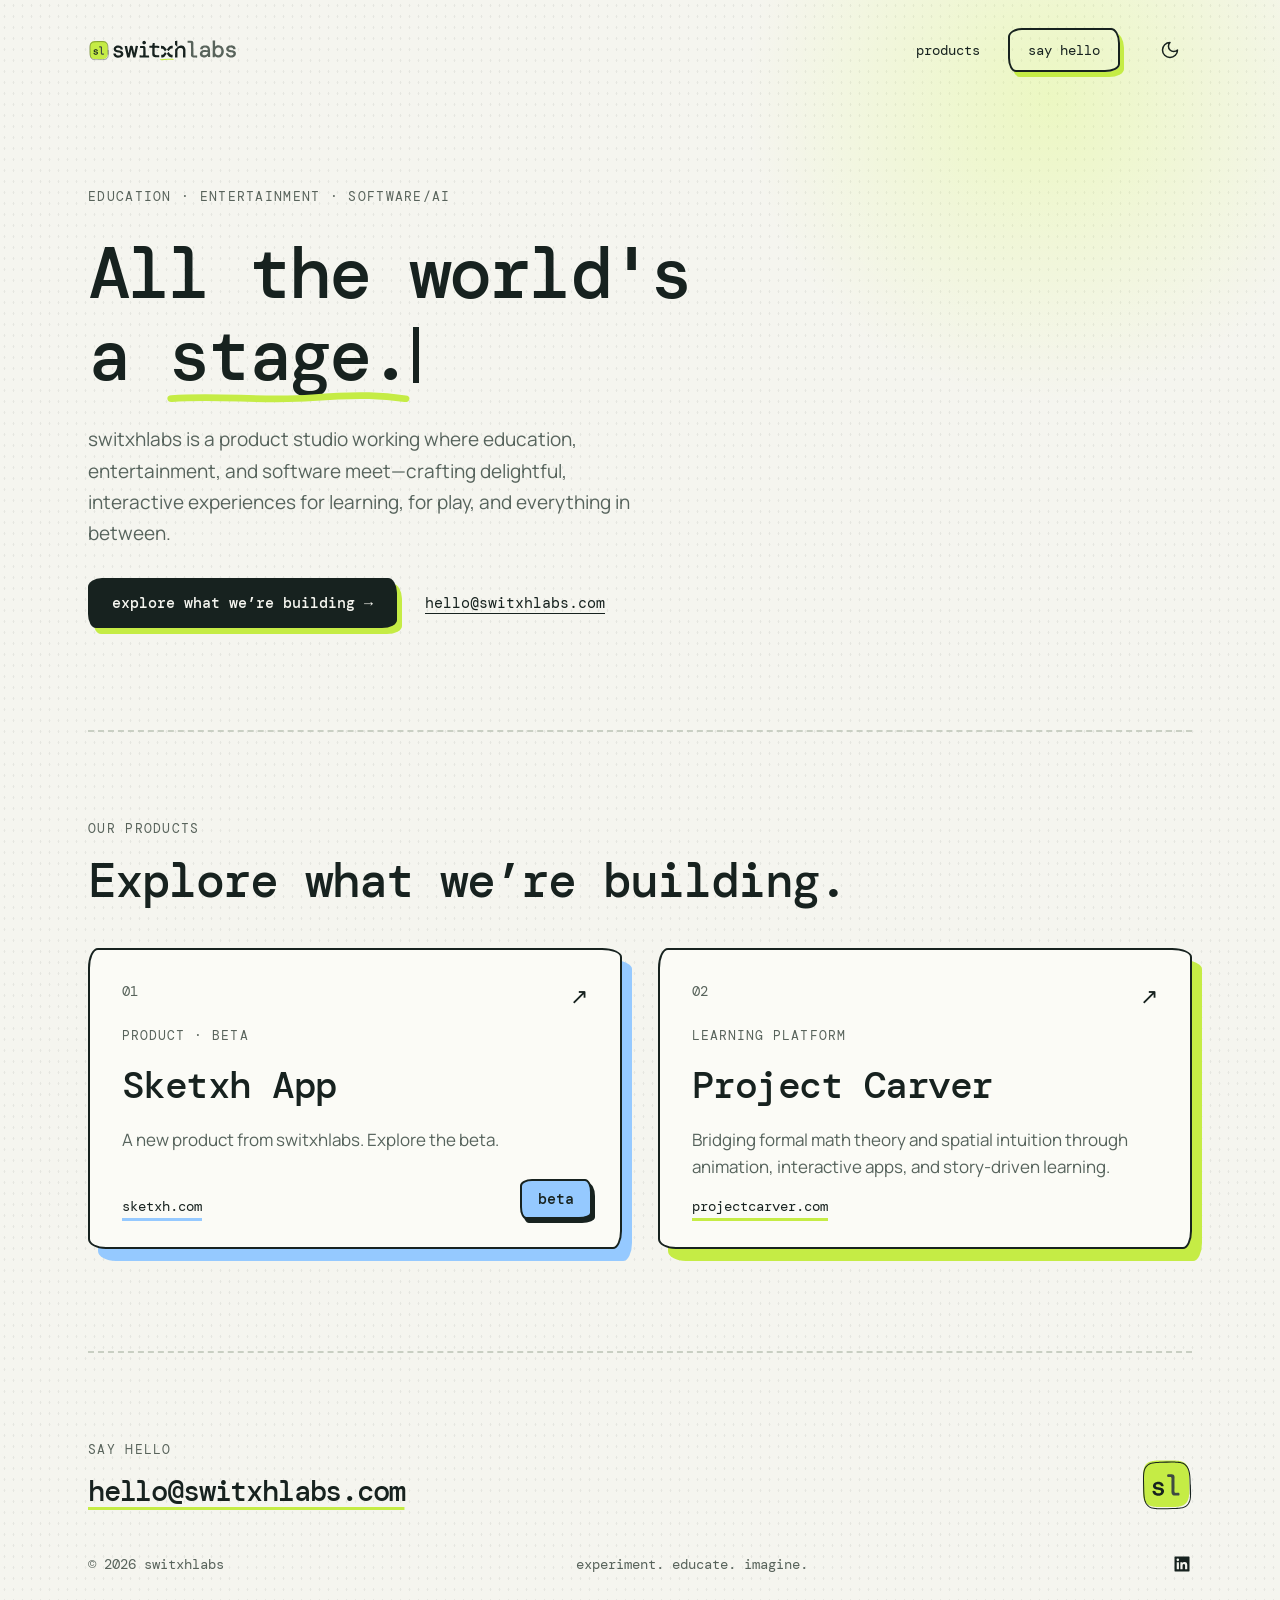
<file: index.html>
<!doctype html>
<html lang="en">
  <head>
    <meta charset="UTF-8" />
    <meta name="viewport" content="width=device-width, initial-scale=1.0" />
    <meta
      name="description"
      content="switxhlabs — a product studio at the intersection of education, entertainment, and software/AI."
    />
    <title>switxhlabs — experiment. educate. imagine.</title>
    <link rel="icon" type="image/svg+xml" href="favicon.svg" />
    <link rel="preconnect" href="https://fonts.googleapis.com" />
    <link rel="preconnect" href="https://fonts.gstatic.com" crossorigin />
    <link
      href="https://fonts.googleapis.com/css2?family=DM+Mono:wght@400;500&family=Manrope:wght@400;500;700&display=swap"
      rel="stylesheet"
    />
    <link rel="stylesheet" href="styles.css" />
  </head>
  <body>
    <div class="site-shell">
      <header class="site-header">
        <a class="logo" href="/" aria-label="switxhlabs home">
          <img class="for-light" src="site-logo.svg" alt="" />
          <img class="for-dark" src="site-logo-dark.svg" alt="" />
        </a>
        <nav class="site-nav" aria-label="Main">
          <a href="#products">products</a>
          <a class="button-outline" href="mailto:hello@switxhlabs.com"
            >say hello</a
          >
          <button
            class="theme-toggle"
            type="button"
            aria-label="Switch to dark"
            aria-pressed="false"
          >
            <svg aria-hidden="true" viewBox="0 0 24 24">
              <path d="M12 3a6 6 0 0 0 9 9 9 9 0 1 1-9-9Z" />
            </svg>
          </button>
        </nav>
      </header>

      <main>
        <section class="intro" aria-labelledby="intro-title">
          <p class="eyebrow">Education · Entertainment · Software/AI</p>
          <h1 id="intro-title">
            <!-- Motion: types through stage. → classroom. → studio. → lab. -->
            <span class="hero-animated" aria-hidden="true"
              >All the world's<br />a
              <span class="rotating-word"
                ><span class="marked"
                  ><span class="typed-word">stage.</span
                  ><svg
                    class="marker"
                    viewBox="0 0 200 12"
                    preserveAspectRatio="none"
                  >
                    <path d="M3 7 C 40 3, 80 10, 120 6 S 180 4, 197 7" /></svg></span
                ><span class="type-cursor"></span></span
            ></span>
            <!-- Read by screen readers; shown in place of the typing when motion is reduced -->
            <span class="hero-static"
              >All the world's<br />a
              <span class="marked"
                >stage,<svg
                  class="marker"
                  aria-hidden="true"
                  viewBox="0 0 200 12"
                  preserveAspectRatio="none"
                >
                  <path d="M3 8 C 50 4, 120 10, 197 6" /></svg
              ></span>
              a
              <span class="marked"
                >classroom,<svg
                  class="marker"
                  aria-hidden="true"
                  viewBox="0 0 200 12"
                  preserveAspectRatio="none"
                >
                  <path d="M3 7 C 40 3, 80 10, 120 6 S 180 4, 197 7" /></svg
              ></span>
              a
              <span class="marked"
                >studio,<svg
                  class="marker"
                  aria-hidden="true"
                  viewBox="0 0 200 12"
                  preserveAspectRatio="none"
                >
                  <path d="M3 6 C 50 9, 100 3, 150 7 S 190 6, 197 5" /></svg
              ></span>
              &amp;
              <span class="marked"
                >lab.<svg
                  class="marker"
                  aria-hidden="true"
                  viewBox="0 0 200 12"
                  preserveAspectRatio="none"
                >
                  <path d="M3 8 C 60 4, 110 9, 197 5" /></svg></span
            ></span>
          </h1>
          <p class="intro-copy">
            switxhlabs is a product studio working where education,
            entertainment, and software meet—crafting delightful, interactive
            experiences for learning, for play, and everything in between.
          </p>
          <div class="intro-actions">
            <a class="button-solid" href="#products"
              >explore what we’re building →</a
            >
            <a class="text-link" href="mailto:hello@switxhlabs.com"
              >hello@switxhlabs.com</a
            >
          </div>
        </section>

        <section
          id="products"
          class="ventures"
          aria-labelledby="ventures-title"
        >
          <div class="section-heading">
            <p class="eyebrow">Our products</p>
            <h2 id="ventures-title">Explore what we’re building.</h2>
          </div>

          <div class="venture-grid">
            <a
              class="venture-card live-card sketxh-card"
              href="https://sketxh.com"
              target="_blank"
              rel="noreferrer"
            >
              <span class="card-index"
                ><span>01</span><span class="arrow" aria-hidden="true">↗</span></span
              >
              <span class="venture-type">Product · Beta</span>
              <span class="card-title">Sketxh App</span>
              <span class="card-copy">
                A new product from switxhlabs. Explore the beta.
              </span>
              <span class="card-link">sketxh.com</span>
              <span class="status" aria-hidden="true">beta</span>
            </a>

            <a
              class="venture-card live-card"
              href="https://projectcarver.com"
              target="_blank"
              rel="noreferrer"
            >
              <span class="card-index"
                ><span>02</span><span class="arrow" aria-hidden="true">↗</span></span
              >
              <span class="venture-type">Learning platform</span>
              <span class="card-title">Project Carver</span>
              <span class="card-copy">
                Bridging formal math theory and spatial intuition through
                animation, interactive apps, and story-driven learning.
              </span>
              <span class="card-link">projectcarver.com</span>
            </a>
          </div>
        </section>
      </main>

      <footer class="site-footer">
        <div class="footer-hello">
          <div class="footer-hello-text">
            <p class="eyebrow">say hello</p>
            <a class="footer-email" href="mailto:hello@switxhlabs.com"
              >hello@switxhlabs.com</a
            >
          </div>
          <img class="footer-mark for-light" src="site-mark.svg" alt="" />
          <img class="footer-mark for-dark" src="site-mark-dark.svg" alt="" />
        </div>
        <div class="footer-meta">
          <span>© <span id="year"></span> switxhlabs</span>
          <span>experiment. educate. imagine.</span>
          <a
            class="linkedin-link"
            href="https://www.linkedin.com/company/switxhlabs"
            target="_blank"
            rel="noreferrer"
            aria-label="switxhlabs on LinkedIn"
          >
            <svg aria-hidden="true" viewBox="0 0 24 24" fill="currentColor">
              <path
                d="M20.45 3H3.55A.55.55 0 0 0 3 3.55v16.9c0 .3.25.55.55.55h16.9c.3 0 .55-.25.55-.55V3.55A.55.55 0 0 0 20.45 3ZM8.34 18.34H5.67V9.76h2.67v8.58ZM7 8.59a1.55 1.55 0 1 1 0-3.1 1.55 1.55 0 0 1 0 3.1Zm11.34 9.75h-2.66v-4.17c0-1-.02-2.28-1.39-2.28-1.39 0-1.6 1.09-1.6 2.21v4.24h-2.66V9.76h2.55v1.17h.04c.35-.67 1.22-1.38 2.51-1.38 2.68 0 3.17 1.77 3.17 4.06v4.73Z"
              />
            </svg>
          </a>
        </div>
      </footer>
    </div>
    <script src="script.js"></script>
  </body>
</html>
</file>
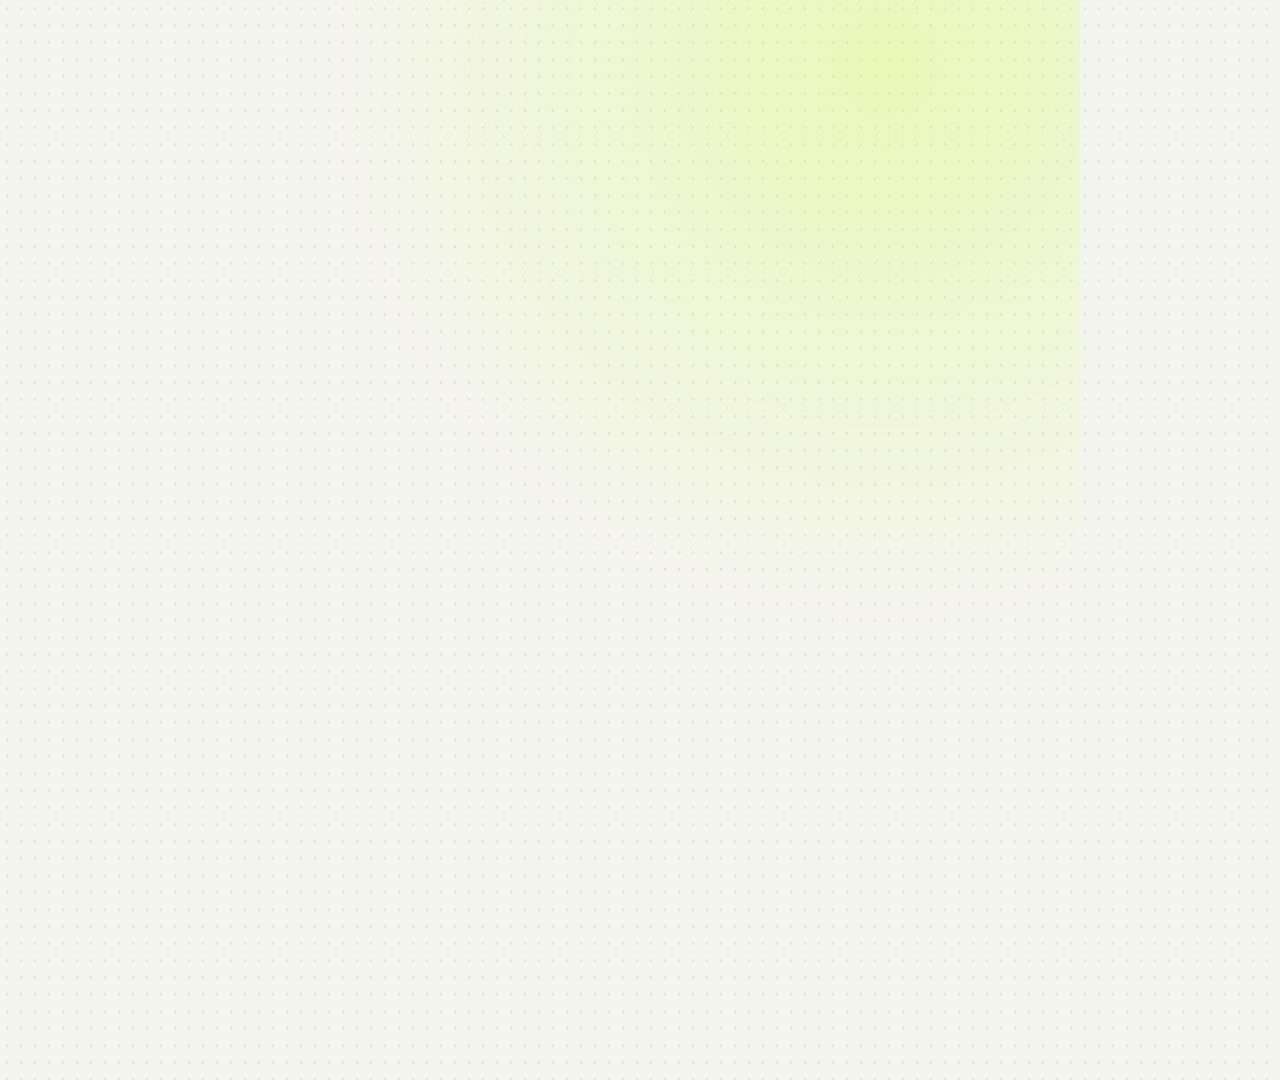
<file: logo/social/hero-video/hero-video.html>
<!doctype html>
<html lang="en">
  <head>
    <meta charset="UTF-8" />
    <title>switxhlabs hero, 1080 × 1080</title>
    <link
      href="https://fonts.googleapis.com/css2?family=DM+Mono:wght@400;500&display=swap"
      rel="stylesheet"
    />
    <style>
      :root {
        --ink: #17221f;
        --muted: #58635b;
        --paper: #f5f5ef;
        --lime: #c5ec45;
      }
      html,
      body {
        margin: 0;
        width: 1080px;
        height: 1080px;
        overflow: hidden;
      }
      body {
        color: var(--ink);
        font-family: 'DM Mono', monospace;
        background-color: var(--paper);
        /* The site's glow and paper dots, scaled up for a 1080 frame */
        background-image:
          radial-gradient(
            circle at 82% 6%,
            rgba(212, 255, 77, 0.34),
            transparent 560px
          ),
          radial-gradient(rgba(23, 34, 31, 0.08) 1.3px, transparent 1.7px);
        background-size:
          auto,
          14px 17px;
      }
      .stage {
        position: absolute;
        inset: 0;
        padding: 96px;
        display: flex;
        flex-direction: column;
        justify-content: space-between;
      }
      .logo {
        height: 52px;
        width: auto;
        align-self: flex-start;
      }
      .hero {
        display: flex;
        flex-direction: column;
        gap: 40px;
      }
      .eyebrow {
        margin: 0;
        font-size: 24px;
        letter-spacing: 0.1em;
        text-transform: uppercase;
        color: var(--muted);
      }
      h1 {
        margin: 0;
        font-weight: 500;
        font-size: 96px;
        line-height: 1.16;
        letter-spacing: -0.04em;
      }
      .rotating-word {
        display: inline-block;
        white-space: nowrap;
      }
      .marked {
        position: relative;
        display: inline-block;
      }
      .marker {
        position: absolute;
        left: 0;
        bottom: -0.1em;
        width: 100%;
        height: 0.16em;
        overflow: visible;
      }
      .marker path {
        fill: none;
        stroke: var(--lime);
        stroke-width: 7;
        stroke-linecap: round;
      }
      .type-cursor {
        display: inline-block;
        width: 0.08em;
        height: 0.78em;
        margin-left: 0.06em;
        vertical-align: -0.04em;
        background: currentColor;
      }
      .type-cursor.off {
        opacity: 0;
      }
      .url {
        align-self: flex-start;
        font-size: 34px;
        font-weight: 500;
        letter-spacing: -0.02em;
        text-decoration: underline;
        text-decoration-thickness: 5px;
        text-decoration-color: var(--lime);
        text-underline-offset: 10px;
      }
    </style>
  </head>
  <body>
    <div class="stage" id="stage">
      <img class="logo" src="../../../site-logo.svg" alt="switxhlabs" />
      <div class="hero">
        <p class="eyebrow">Education · Entertainment · Software/AI</p>
        <h1>
          All the world's<br />a
          <span class="rotating-word"
            ><span class="marked"
              ><span id="typed">stage.</span
              ><svg class="marker" viewBox="0 0 200 12" preserveAspectRatio="none">
                <path d="M3 7 C 40 3, 80 10, 120 6 S 180 4, 197 7" /></svg></span
            ><span class="type-cursor" id="cursor"></span
          ></span>
        </h1>
      </div>
      <span class="url">switxhlabs.com</span>
    </div>

    <script>
      // A frame-exact version of the site's typing loop: render(ms) draws any moment.
      // Same rhythm as script.js: hold 2200, delete at 55ms/letter, pause 250, type at 95ms/letter.
      const FADE_IN = 1600
      const FIRST_HOLD = 2600 // a little longer than the site so the fade can finish
      const FINAL_HOLD = 3000
      const FADE_OUT = 1000
      // One pass through the list, ending on lab.
      const words = ['stage.', 'classroom.', 'studio.', 'lab.']

      const steps = []
      steps.push({ kind: 'hold', dur: FIRST_HOLD, word: words[0] })
      for (let w = 0; w < words.length - 1; w++) {
        const from = words[w]
        const to = words[w + 1]
        if (w > 0) steps.push({ kind: 'hold', dur: 2200, word: from })
        steps.push({ kind: 'delete', dur: from.length * 55, word: from })
        steps.push({ kind: 'pause', dur: 250, word: '' })
        steps.push({ kind: 'type', dur: to.length * 95, word: to })
      }
      steps.push({ kind: 'hold', dur: FINAL_HOLD + FADE_OUT, word: words.at(-1) })

      let t0 = 0
      for (const s of steps) {
        s.start = t0
        t0 += s.dur
      }
      window.TOTAL = t0

      const typed = document.getElementById('typed')
      const cursor = document.getElementById('cursor')
      const stage = document.getElementById('stage')
      const ease = (x) => x * x * (3 - 2 * x)

      window.render = (ms) => {
        const s = steps.find((st) => ms < st.start + st.dur) || steps.at(-1)
        const local = ms - s.start
        let text = s.word
        let blinking = false
        if (s.kind === 'hold') blinking = true
        if (s.kind === 'delete') {
          const gone = Math.min(s.word.length, Math.floor(local / 55) + 1)
          text = s.word.slice(0, s.word.length - gone)
        }
        if (s.kind === 'type') {
          text = s.word.slice(0, Math.min(s.word.length, Math.floor(local / 95) + 1))
        }
        typed.textContent = text
        cursor.classList.toggle('off', blinking && Math.floor(local / 500) % 2 === 1)

        // Fade in at the start, fade back to paper at the end so the loop restarts cleanly
        let opacity = 1
        if (ms < FADE_IN) opacity = ease(ms / FADE_IN)
        if (ms > window.TOTAL - FADE_OUT) opacity = ease(Math.max(0, (window.TOTAL - ms) / FADE_OUT))
        stage.style.opacity = opacity
        stage.style.transform = `translateY(${(1 - opacity) * 14}px)`
      }
      render(0)
    </script>
  </body>
</html>
</file>
<file: styles.css>
:root {
  --ink: #17221f;
  --muted: #58635b;
  --copy: #56635c;
  --paper: #f5f5ef;
  --card: #fbfbf6;
  --line: #c9cfc3;
  --lime: #c5ec45;
  --blue: #95c9ff;
  --sticker-ink: #17221f;
  --dots: rgba(23, 34, 31, 0.07);
  --mono: 'DM Mono', monospace;
  --sans: 'Manrope', sans-serif;
  /* Hand-cut corners: slightly uneven radii, echoing the logo's edges */
  --cut-sm: 14px 9px 15px 8px / 9px 15px 8px 14px;
  --cut-a: 18px 10px 20px 9px / 10px 20px 9px 18px;
  --cut-b: 10px 20px 9px 18px / 20px 9px 18px 10px;
  color-scheme: light;
}

@media (prefers-color-scheme: dark) {
  :root:not([data-theme='light']) {
    --ink: #edf3ee;
    --muted: #aeb9b1;
    --copy: #c0cbc4;
    --paper: #121a17;
    --card: #18221e;
    --line: #344039;
    --blue: #83b7ec;
    --dots: rgba(255, 255, 255, 0.07);
    color-scheme: dark;
  }
}

:root[data-theme='dark'] {
  --ink: #edf3ee;
  --muted: #aeb9b1;
  --copy: #c0cbc4;
  --paper: #121a17;
  --card: #18221e;
  --line: #344039;
  --blue: #83b7ec;
  --dots: rgba(255, 255, 255, 0.07);
  color-scheme: dark;
}

/* Light/dark logo swap without a flash: both images ship, CSS shows one */
.for-dark {
  display: none;
}
@media (prefers-color-scheme: dark) {
  :root:not([data-theme='light']) .for-light {
    display: none;
  }
  :root:not([data-theme='light']) .for-dark {
    display: block;
  }
}
:root[data-theme='dark'] .for-light {
  display: none;
}
:root[data-theme='dark'] .for-dark {
  display: block;
}

* {
  box-sizing: border-box;
}

html {
  background: var(--paper);
  scroll-behavior: smooth;
}

body {
  margin: 0;
  color: var(--ink);
  font-family: var(--sans);
  background-color: var(--paper);
  background-image:
    radial-gradient(
      circle at 82% 6%,
      rgba(212, 255, 77, 0.28),
      transparent 19rem
    ),
    radial-gradient(var(--dots) 0.8px, transparent 1.1px);
  background-size:
    auto,
    9px 11px;
}

a {
  color: inherit;
  text-decoration: none;
  text-underline-offset: 5px;
}
a:hover {
  opacity: 0.78;
}
a:focus-visible,
button:focus-visible {
  outline: 2px solid var(--ink);
  outline-offset: 4px;
}

h1,
h2,
h3,
p {
  margin: 0;
}

.site-shell {
  max-width: 1200px;
  margin: 0 auto;
  padding: 0 clamp(16px, 4vw, 48px);
}

/* ---------- Header ---------- */

.site-header {
  display: flex;
  flex-wrap: wrap;
  align-items: center;
  justify-content: space-between;
  gap: 16px 32px;
  padding: 28px 0;
}

.logo {
  display: flex;
}
.logo img {
  height: 22px;
  width: auto;
}

.site-nav {
  display: flex;
  flex-wrap: wrap;
  align-items: center;
  gap: 8px 28px;
  font-family: var(--mono);
  font-size: 14px;
}

.button-outline {
  padding: 11px 18px;
  border: 2px solid var(--ink);
  border-radius: var(--cut-sm);
  box-shadow: 4px 5px 0 var(--lime);
}

.theme-toggle {
  display: flex;
  align-items: center;
  justify-content: center;
  width: 44px;
  height: 44px;
  padding: 0;
  color: var(--ink);
  background: none;
  border: 0;
  cursor: pointer;
}
.theme-toggle svg {
  width: 20px;
  height: 20px;
  fill: none;
  stroke: currentColor;
  stroke-width: 1.8;
  stroke-linecap: round;
  stroke-linejoin: round;
}

/* ---------- Hero ---------- */

.intro {
  display: flex;
  flex-direction: column;
  gap: 28px;
  max-width: 720px;
  padding: clamp(40px, 7vw, 88px) 0 clamp(64px, 8vw, 112px);
}

.eyebrow {
  font-family: var(--mono);
  font-size: 13px;
  letter-spacing: 0.1em;
  text-transform: uppercase;
  color: var(--muted);
}

h1 {
  font-family: var(--mono);
  font-weight: 500;
  font-size: clamp(38px, 5.6vw, 76px);
  line-height: 1.14;
  letter-spacing: -0.04em;
}

/* Lime marker underline, like the one under the logo's x */
.marked {
  position: relative;
  display: inline-block;
}
.marker {
  position: absolute;
  overflow: visible;
  left: 0;
  bottom: -0.1em;
  width: 100%;
  height: 0.16em;
}
.marker path {
  fill: none;
  stroke: var(--lime);
  stroke-width: 7;
  stroke-linecap: round;
}
.rotating-word {
  display: inline-block;
  min-width: 6.1ch;
  white-space: nowrap;
}
.type-cursor {
  display: inline-block;
  width: 0.08em;
  height: 0.78em;
  margin-left: 0.06em;
  vertical-align: -0.04em;
  background: currentColor;
  animation: cursor-blink 1s steps(1) infinite;
}
.rotating-word.is-typing .type-cursor {
  animation: none;
}
@keyframes cursor-blink {
  50% {
    opacity: 0;
  }
}

/* Screen readers always get the full static line; sighted visitors see the typing */
.hero-static {
  position: absolute;
  width: 1px;
  height: 1px;
  overflow: hidden;
  clip-path: inset(50%);
  white-space: nowrap;
}

.intro-copy {
  max-width: 560px;
  font-size: clamp(17px, 1.6vw, 19px);
  line-height: 1.65;
  color: var(--copy);
}

.intro-actions {
  display: flex;
  flex-wrap: wrap;
  align-items: center;
  gap: 16px 28px;
  font-family: var(--mono);
  font-size: 15px;
}
.button-solid {
  padding: 15px 24px;
  font-weight: 500;
  color: var(--paper);
  background: var(--ink);
  border-radius: var(--cut-sm);
  box-shadow: 5px 6px 0 var(--lime);
}
.text-link {
  text-decoration: underline;
}

/* ---------- Products ---------- */

.ventures {
  display: flex;
  flex-direction: column;
  gap: 36px;
  padding: clamp(56px, 7vw, 88px) 0 clamp(64px, 8vw, 104px);
  border-top: 2px dashed var(--line);
}

.section-heading {
  display: flex;
  flex-direction: column;
  gap: 12px;
}

h2 {
  font-family: var(--mono);
  font-weight: 500;
  font-size: clamp(30px, 3.8vw, 48px);
  letter-spacing: -0.04em;
}

.venture-grid {
  display: grid;
  grid-template-columns: repeat(auto-fit, minmax(min(300px, 100%), 1fr));
  gap: 36px;
}

.venture-card {
  position: relative;
  display: flex;
  flex-direction: column;
  gap: 16px;
  min-height: 300px;
  padding: 32px;
}

.card-index {
  display: flex;
  justify-content: space-between;
  font-family: var(--mono);
  font-size: 14px;
  color: var(--muted);
}
.arrow {
  font-size: 22px;
  color: var(--ink);
}
.venture-type {
  font-family: var(--mono);
  font-size: 13px;
  letter-spacing: 0.08em;
  text-transform: uppercase;
  color: var(--muted);
}
.venture-card h3,
.card-title {
  font-family: var(--mono);
  font-weight: 500;
  font-size: clamp(28px, 3vw, 38px);
  letter-spacing: -0.04em;
}
.card-copy {
  font-size: 17px;
  line-height: 1.6;
  color: var(--copy);
}

.coming-soon {
  border: 2px dashed var(--ink);
  border-radius: var(--cut-a);
}
.status {
  position: absolute;
  right: 28px;
  bottom: 28px;
  padding: 8px 16px;
  font-family: var(--mono);
  font-size: 15px;
  font-weight: 500;
  color: var(--sticker-ink);
  background: var(--blue);
  border: 2px solid var(--sticker-ink);
  border-radius: 12px 7px 13px 6px / 7px 13px 6px 12px;
  box-shadow: 3px 4px 0 var(--sticker-ink);
}

/* Live products: ink outline with a lime block offset behind it, like the sl tile */
.live-card {
  --card-shadow: var(--lime);
  background: var(--card);
  border: 2px solid var(--ink);
  border-radius: var(--cut-b);
  box-shadow: 10px 12px 0 var(--card-shadow);
  transition:
    transform 0.2s ease,
    box-shadow 0.2s ease;
}
.live-card:hover {
  opacity: 1;
  transform: translate(-2px, -3px);
  box-shadow: 13px 16px 0 var(--card-shadow);
}
/* Sketxh's block and link underline match its blue beta sticker */
.sketxh-card {
  --card-shadow: var(--blue);
}
.sketxh-card .card-link {
  text-decoration-color: var(--blue);
}
.card-link {
  margin-top: auto;
  font-family: var(--mono);
  font-size: 14px;
  text-decoration: underline;
  text-decoration-thickness: 3px;
  text-decoration-color: var(--lime);
  text-underline-offset: 7px;
}

/* ---------- Footer ---------- */

.site-footer {
  display: flex;
  flex-direction: column;
  gap: 44px;
  padding: clamp(56px, 7vw, 88px) 0 40px;
  border-top: 2px dashed var(--line);
}

.footer-hello {
  display: flex;
  flex-wrap: wrap;
  align-items: flex-end;
  justify-content: space-between;
  gap: 28px 48px;
}
.footer-hello-text {
  display: flex;
  flex-direction: column;
  gap: 14px;
  min-width: 0;
}
.footer-email {
  font-family: var(--mono);
  font-weight: 500;
  font-size: clamp(13px, 2.3vw, 30px);
  letter-spacing: -0.04em;
  text-decoration: underline;
  text-decoration-thickness: 3px;
  text-decoration-color: var(--lime);
  text-underline-offset: 6px;
  overflow-wrap: anywhere;
}
.footer-mark {
  width: 52px;
  height: 52px;
}

.linkedin-link {
  display: flex;
  align-items: center;
  justify-content: center;
  width: 44px;
  height: 44px;
  margin: -12px -12px -12px 0;
  color: var(--ink);
}
.linkedin-link svg {
  width: 20px;
  height: 20px;
}

.footer-meta {
  display: flex;
  flex-wrap: wrap;
  align-items: center;
  justify-content: space-between;
  gap: 12px 32px;
  font-family: var(--mono);
  font-size: 14px;
  color: var(--muted);
}

/* ---------- Phones: a calmer top of page ---------- */

@media (max-width: 600px) {
  .site-nav,
  .intro-actions {
    display: none;
  }
  .intro .eyebrow {
    white-space: nowrap;
    font-size: min(13px, 3.2vw);
    letter-spacing: 0.06em;
  }
  /* Footer: copyright + LinkedIn on one row, tagline below */
  .footer-meta {
    display: grid;
    grid-template-columns: 1fr auto;
  }
  .footer-meta > span:nth-child(2) {
    grid-column: 1 / -1;
    order: 3;
  }
  /* Keep "All the world's" on one line down to 320px */
  h1 {
    font-size: min(38px, 10vw);
  }
}

/* ---------- Reduced motion: the static headline replaces the typing ---------- */

@media (prefers-reduced-motion: reduce) {
  html {
    scroll-behavior: auto;
  }
  .hero-animated {
    display: none;
  }
  .hero-static {
    position: static;
    width: auto;
    height: auto;
    overflow: visible;
    clip-path: none;
    white-space: normal;
  }
  .live-card,
  .live-card:hover {
    transition: none;
    transform: none;
  }
}
</file>
